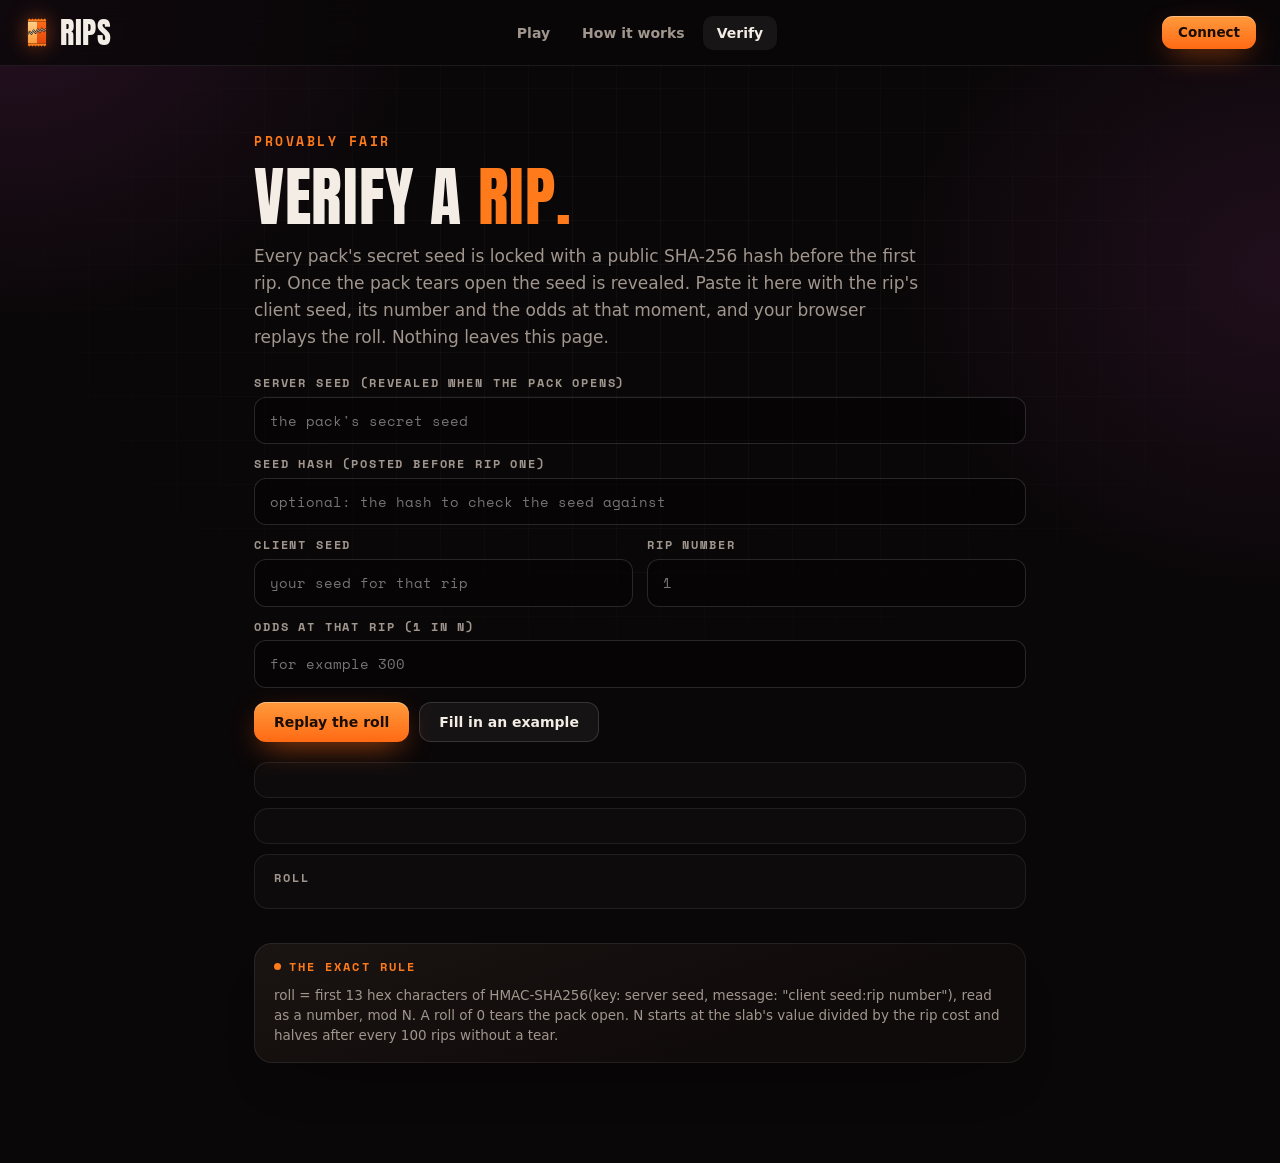
<file: verify.html>
<!doctype html>
<html lang="en">
<head>
<meta charset="utf-8">
<meta name="viewport" content="width=device-width, initial-scale=1, viewport-fit=cover">
<title>RIPS — verify</title>
<meta name="description" content="Replay any RIPS rip in your browser: the seed hash, the HMAC and the roll.">
<meta name="theme-color" content="#0a0708">
<link rel="icon" href="/favicon.ico?v=2" sizes="any">
<link rel="icon" type="image/png" href="/assets/img/favicon-32.png?v=2" sizes="32x32">
<link rel="stylesheet" href="/assets/css/site.css?v=2">
</head>
<body>
<div class="grid-bg" aria-hidden="true"></div>
<header class="bar">
  <a class="brand" href="/" aria-label="RIPS home"><span class="ico" id="ico"></span>RIPS</a>
  <nav class="nav"><a href="/#play" class="keep">Play</a><a href="/#how" class="keep">How it works</a><a href="/verify" class="on keep keep2">Verify</a></nav>
  <div class="barR"><span id="navWallet" class="wwrap"></span></div>
</header>
<main class="vwrap">
  <div class="eyebrow">provably fair</div>
  <h2>Verify a <b>rip.</b></h2>
  <p class="lede" style="margin-bottom:0">Every pack's secret seed is locked with a public SHA-256 hash before the first rip. Once the pack tears open the seed is revealed. Paste it here with the rip's client seed, its number and the odds at that moment, and your browser replays the roll. Nothing leaves this page.</p>
  <form class="vform" id="vf" autocomplete="off">
    <label>Server seed (revealed when the pack opens)<input id="vSeed" placeholder="the pack's secret seed" spellcheck="false"></label>
    <label>Seed hash (posted before rip one)<input id="vHash" placeholder="optional: the hash to check the seed against" spellcheck="false"></label>
    <div class="vrow">
      <label>Client seed<input id="vClient" placeholder="your seed for that rip" spellcheck="false"></label>
      <label>Rip number<input id="vNonce" inputmode="numeric" placeholder="1"></label>
    </div>
    <label>Odds at that rip (1 in N)<input id="vN" inputmode="numeric" placeholder="for example 300"></label>
    <div style="display:flex;gap:10px;flex-wrap:wrap"><button class="btn or" type="submit">Replay the roll</button><button class="btn gh" type="button" id="vEx">Fill in an example</button></div>
  </form>
  <div class="vout" id="vout" hidden>
    <div class="res" id="vHashOut"></div>
    <div class="res" id="vHmac"></div>
    <div class="res"><div class="k">Roll</div><div class="big" id="vRoll"></div><div id="vVerdict" style="margin-top:8px"></div></div>
  </div>
  <div class="pn" style="margin-top:34px">
    <div class="k or">The exact rule</div>
    <p class="sub2">roll = first 13 hex characters of HMAC-SHA256(key: server seed, message: "client seed:rip number"), read as a number, mod N. A roll of 0 tears the pack open. N starts at the slab's value divided by the rip cost and halves after every 100 rips without a tear.</p>
  </div>
</main>
<div class="toast" id="toast" role="status" aria-live="polite"></div>
<script src="/assets/js/config.js?v=1"></script>
<script>
(function () {
  const $ = s => document.querySelector(s), enc = new TextEncoder();
  const hex = b => [...new Uint8Array(b)].map(x => x.toString(16).padStart(2, '0')).join('');
  const sha = async s => hex(await crypto.subtle.digest('SHA-256', enc.encode(s)));
  async function hmac(key, msg) { const k = await crypto.subtle.importKey('raw', enc.encode(key), { name: 'HMAC', hash: 'SHA-256' }, false, ['sign']); return hex(await crypto.subtle.sign('HMAC', k, enc.encode(msg))); }
  const esc = s => String(s).replace(/[&<>"']/g, c => ({ '&': '&amp;', '<': '&lt;', '>': '&gt;', '"': '&quot;', "'": '&#39;' }[c]));
  $('#vf').addEventListener('submit', async e => {
    e.preventDefault();
    const seed = $('#vSeed').value.trim(), want = $('#vHash').value.trim().toLowerCase(), client = $('#vClient').value.trim(), nonce = parseInt($('#vNonce').value || '1', 10), N = parseInt($('#vN').value || '0', 10);
    if (!seed || !client || !(N >= 1) || !(nonce >= 1)) { const t = $('#toast'); t.textContent = 'Fill in the seed, the client seed, the rip number and the odds.'; t.classList.add('on'); setTimeout(() => t.classList.remove('on'), 2600); return; }
    const h = await sha(seed), mac = await hmac(seed, client + ':' + nonce), roll = parseInt(mac.slice(0, 13), 16) % N;
    $('#vHashOut').innerHTML = `<div class="k">SHA-256 of the seed</div><b>${h}</b>${want ? `<div style="margin-top:6px;color:${want === h ? 'var(--ok)' : '#ff6a5a'}">${want === h ? 'Matches the posted hash.' : 'Does not match the posted hash.'}</div>` : ''}`;
    $('#vHmac').innerHTML = `<div class="k">HMAC-SHA256(seed, "${esc(client)}:${nonce}")</div><b>${mac}</b>`;
    $('#vRoll').textContent = roll.toLocaleString('en-US') + ' / ' + N.toLocaleString('en-US'); $('#vRoll').classList.toggle('win', roll === 0);
    $('#vVerdict').innerHTML = roll === 0 ? '<b style="color:var(--ok)">A 0. This rip tears the pack open.</b>' : 'Not a 0, so the pack stays sealed on this rip.';
    $('#vout').hidden = false;
  });
  $('#vEx').onclick = async () => {
    const r = n => hex(crypto.getRandomValues(new Uint8Array(n)));
    const seed = r(32); $('#vSeed').value = seed; $('#vHash').value = await sha(seed); $('#vClient').value = r(8); $('#vNonce').value = String(1 + Math.floor(Math.random() * 200)); $('#vN').value = '300';
    $('#vf').requestSubmit();
  };
})();
</script>
<script src="/assets/js/wallet.js?v=1"></script>
<script>
(function () { // the small pack mark in the bar
  const z = 'M20,156 L44,128 L58,146 L74,118 L90,140 L106,110 L122,134 L138,104 L154,126 L180,96';
  const t = (y, up) => { let d = ''; for (let i = 0; i <= 12; i++) d += 'L' + (30 + i * 140 / 12).toFixed(1) + ',' + (i % 2 ? (up ? y - 9 : y + 9) : y) + ' '; return d; };
  document.getElementById('ico').innerHTML = '<svg viewBox="0 0 200 270"><defs><linearGradient id="a" x1="0" y1="0" x2="0" y2="1"><stop offset="0" stop-color="#ffd08a"/><stop offset="1" stop-color="#ff9a3c"/></linearGradient><linearGradient id="b" x1="0" y1="0" x2="0" y2="1"><stop offset="0" stop-color="#ff6a1a"/><stop offset="1" stop-color="#e2480c"/></linearGradient><clipPath id="c"><rect x="30" y="52" width="140" height="166"/></clipPath></defs><path d="M30,36 ' + t(36, true) + ' L170,36 L170,50 L30,50 Z" fill="#ff7a1a"/><path d="M30,220 L170,220 L170,234 ' + t(234, false).trim().split(' ').reverse().join(' ') + ' L30,234 Z" fill="#ff7a1a"/><path d="M30,52 L100,52 L100,218 L30,218 Z" fill="url(#a)"/><path d="M100,52 L170,52 L170,218 L100,218 Z" fill="url(#b)"/><g clip-path="url(#c)"><path d="' + z + '" fill="none" stroke="#1a0c08" stroke-width="13" stroke-linejoin="round"/><path d="' + z + '" fill="none" stroke="#fff3dc" stroke-width="5" stroke-linejoin="round"/></g></svg>';
})();
</script>
</body>
</html>
</file>
<file: assets/css/site.css>
@font-face { font-family: 'Anton'; src: url('/assets/fonts/anton.woff2') format('woff2'); font-display: swap; }
@font-face { font-family: 'Mono'; src: url('/assets/fonts/mono.woff2') format('woff2'); font-weight: 400; font-display: swap; }
@font-face { font-family: 'Mono'; src: url('/assets/fonts/mono-bold.woff2') format('woff2'); font-weight: 700; font-display: swap; }
:root {
  --bg: #0a0708; --p1: #1a1412; --p2: #0f0b0a; --line: rgba(255, 255, 255, .08); --line2: rgba(255, 255, 255, .14);
  --text: #f3ede6; --mute: #a0968d; --mute2: #6f665f; --or: #ff7a1a; --or2: #ff5a1f; --gold: #ffc24a; --purp: #b58cff; --ok: #39d98a;
  --disp: 'Anton', Impact, 'Arial Narrow', sans-serif; --mono: 'Mono', ui-monospace, Menlo, monospace; --sans: system-ui, -apple-system, 'Segoe UI', Roboto, sans-serif;
  --ease: cubic-bezier(.2, .8, .2, 1); --spring: cubic-bezier(.34, 1.5, .64, 1); --r: 18px;
}
* { box-sizing: border-box; }
html { background: var(--bg); overflow-x: hidden; scroll-behavior: smooth; }
body { margin: 0; color: var(--text); font: 400 16px/1.6 var(--sans); overflow-x: clip; -webkit-font-smoothing: antialiased;
  background: radial-gradient(55% 60% at 0% 0%, rgba(74, 28, 66, .45), transparent 60%), radial-gradient(50% 60% at 100% 30%, rgba(74, 28, 66, .35), transparent 60%), var(--bg); background-attachment: fixed; }
a { color: inherit; }
img { display: block; max-width: 100%; }
button { font: inherit; }
::selection { background: var(--or); color: #120b07; }
.grid-bg { position: fixed; inset: 0; z-index: 0; pointer-events: none; background-image: linear-gradient(rgba(255, 255, 255, .03) 1px, transparent 1px), linear-gradient(90deg, rgba(255, 255, 255, .03) 1px, transparent 1px); background-size: 44px 44px;
  mask-image: radial-gradient(ellipse 70% 60% at 50% 35%, #000 25%, transparent 80%); -webkit-mask-image: radial-gradient(ellipse 70% 60% at 50% 35%, #000 25%, transparent 80%); }
.embers { position: fixed; inset: 0; z-index: 0; pointer-events: none; }
.embers i { position: absolute; bottom: -10px; width: var(--s); height: var(--s); border-radius: 50%; background: #ffb46a; box-shadow: 0 0 6px 1px rgba(255, 120, 40, .7); opacity: 0; animation: ember var(--d) linear infinite; animation-delay: var(--dl); }
@keyframes ember { 0% { transform: translate(0, 0); opacity: 0; } 10% { opacity: var(--o); } 90% { opacity: var(--o); } 100% { transform: translate(var(--x), -100vh); opacity: 0; } }
.bar, main, .ticker { position: relative; z-index: 2; }

/* ---------- top bar ---------- */
.bar { position: sticky; top: 0; z-index: 40; display: grid; grid-template-columns: 1fr auto 1fr; align-items: center; height: 66px; padding: 0 24px; background: rgba(10, 7, 8, .78); backdrop-filter: blur(14px); -webkit-backdrop-filter: blur(14px); border-bottom: 1px solid var(--line); }
.brand { display: inline-flex; align-items: center; gap: 10px; text-decoration: none; font: 400 30px/1 var(--disp); letter-spacing: .02em; justify-self: start; }
.brand .ico { width: 26px; height: 35px; filter: drop-shadow(0 0 10px rgba(255, 110, 30, .5)); }
.brand .ico svg { width: 100%; height: 100%; display: block; }
.nav { display: flex; gap: 4px; }
.nav a { text-decoration: none; font: 600 14px/1 var(--sans); color: var(--mute); padding: 10px 14px; border-radius: 10px; transition: color .2s, background .2s; }
.nav a:hover { color: var(--text); }
.nav a.on { color: var(--text); background: rgba(255, 255, 255, .06); }
.barR { justify-self: end; display: flex; gap: 10px; align-items: center; }
.btn { display: inline-flex; align-items: center; justify-content: center; gap: 8px; border: 0; border-radius: 12px; padding: 13px 20px; font: 700 14px/1 var(--sans); cursor: pointer; text-decoration: none; white-space: nowrap; transition: transform .3s var(--spring), box-shadow .3s, background .2s, filter .2s; }
.btn.or { background: linear-gradient(180deg, #ff9a3c, #ff6a14); color: #1a0d05; box-shadow: 0 10px 30px -10px rgba(255, 106, 20, .8), inset 0 1px 0 rgba(255, 255, 255, .35); }
.btn.or:hover { transform: translateY(-2px); filter: brightness(1.06); }
.btn.gh { background: rgba(255, 255, 255, .05); color: var(--text); box-shadow: inset 0 0 0 1px var(--line2); }
.btn.gh:hover { background: rgba(255, 255, 255, .09); }
.btn.sm { padding: 10px 16px; font-size: 13.5px; border-radius: 11px; }
.btn[disabled] { opacity: .55; pointer-events: none; }

/* ---------- live tape ---------- */
.ticker { display: flex; align-items: center; height: 44px; border-bottom: 1px solid var(--line); background: rgba(10, 7, 8, .6); overflow: hidden; }
.ticker .live { flex: none; display: inline-flex; align-items: center; gap: 8px; padding: 0 18px; height: 100%; font: 700 12px/1 var(--mono); letter-spacing: .18em; color: #ff5a4a; border-right: 1px solid var(--line); }
.ticker .live i { width: 8px; height: 8px; border-radius: 50%; background: #ff3b30; box-shadow: 0 0 0 0 rgba(255, 59, 48, .6); animation: ping 1.6s infinite; }
@keyframes ping { 0% { box-shadow: 0 0 0 0 rgba(255, 59, 48, .55); } 80%, 100% { box-shadow: 0 0 0 9px rgba(255, 59, 48, 0); } }
.tk { flex: 1; overflow: hidden; mask-image: linear-gradient(90deg, transparent, #000 4%, #000 96%, transparent); -webkit-mask-image: linear-gradient(90deg, transparent, #000 4%, #000 96%, transparent); }
.track { display: flex; width: max-content; animation: marquee 60s linear infinite; }
.track span { display: inline-flex; align-items: center; gap: 10px; margin-right: 12px; padding: 6px 12px; border-radius: 9px; background: rgba(255, 255, 255, .04); box-shadow: inset 0 0 0 1px var(--line); font: 700 12.5px/1 var(--mono); color: var(--text); white-space: nowrap; }
.track span em { font-style: normal; color: var(--mute); font-weight: 400; }
.track span b { color: var(--gold); }
.track img { width: 16px; height: 22px; object-fit: contain; }
@keyframes marquee { to { transform: translateX(-50%); } }

/* ---------- the table: odds left, pack centre, shelf right ---------- */
.play { display: grid; grid-template-columns: 310px minmax(0, 1fr) 350px; gap: 22px; max-width: 1400px; margin: 0 auto; padding: 26px 24px 40px; min-height: calc(100vh - 110px); align-items: start; }
.col { display: grid; gap: 16px; }
.pn { border-radius: var(--r); background: linear-gradient(160deg, var(--p1), var(--p2) 70%); box-shadow: inset 0 0 0 1px var(--line), 0 30px 60px -40px rgba(0, 0, 0, .9); padding: 18px 20px; }
.k { font: 700 11.5px/1 var(--mono); letter-spacing: .18em; text-transform: uppercase; color: var(--mute); }
.k.or { color: var(--or); display: flex; align-items: center; gap: 8px; }
.k.or::before { content: ''; width: 7px; height: 7px; border-radius: 50%; background: currentColor; }
.odds { display: flex; align-items: baseline; gap: 10px; margin-top: 12px; font: 400 64px/1 var(--disp); letter-spacing: .01em; }
.odds small { font: 400 22px/1 var(--disp); color: var(--mute); }
.odds b { font-weight: 400; color: var(--or); }
.sub2 { color: var(--mute); font-size: 13.5px; margin: 12px 0 0; line-height: 1.5; }
.two { display: grid; grid-template-columns: 1fr 1fr; gap: 12px; margin-top: 16px; }
.two .v { font: 400 30px/1 var(--disp); margin-top: 8px; }
.meter { height: 7px; border-radius: 4px; background: rgba(255, 255, 255, .08); margin-top: 14px; overflow: hidden; }
.meter i { display: block; height: 100%; width: 0; border-radius: inherit; background: linear-gradient(90deg, var(--or2), var(--gold)); transition: width 1s var(--ease); }
.seed { margin-top: 12px; padding: 12px; border-radius: 12px; background: rgba(0, 0, 0, .35); box-shadow: inset 0 0 0 1px var(--line); font: 400 12px/1.6 var(--mono); color: #d9d0c7; }
.seed.hash { word-break: break-all; }
.lnk { display: inline-flex; align-items: center; gap: 6px; margin-top: 4px; padding: 10px 0; color: var(--or); text-decoration: none; font: 700 14px/1 var(--sans); }
.lnk:hover { text-decoration: underline; }

/* centre stage */
.stage { position: relative; min-height: 600px; display: grid; place-items: center; }
.stage .glow { position: absolute; left: 50%; top: 44%; width: 560px; height: 560px; transform: translate(-50%, -50%); border-radius: 50%; background: radial-gradient(circle, rgba(255, 110, 30, .42), rgba(255, 90, 20, .12) 40%, transparent 68%); pointer-events: none; transition: transform .6s var(--ease), opacity .6s; }
.stage .lines { position: absolute; inset: -40px; pointer-events: none; opacity: .9; }
.stage .lines path { fill: none; stroke: #2b2124; stroke-width: 1.5; }
.pedestal { position: absolute; left: 50%; bottom: 70px; width: 380px; height: 74px; transform: translateX(-50%); border-radius: 50%; background: radial-gradient(ellipse at 50% 30%, #2a1f1b, #120d0b 70%); box-shadow: 0 -2px 0 rgba(255, 140, 60, .55), 0 18px 40px rgba(0, 0, 0, .8), 0 0 60px -6px rgba(255, 110, 30, .45); }
.pedestal::after { content: ''; position: absolute; left: 10%; right: 10%; top: 36px; height: 120px; border-radius: 0 0 40% 40%; background: linear-gradient(180deg, #17110f, transparent); z-index: -1; }
.pack { position: relative; z-index: 3; width: 250px; height: 338px; margin-top: -40px; animation: hover 5s ease-in-out infinite; filter: drop-shadow(0 0 34px rgba(255, 110, 30, .5)) drop-shadow(0 24px 30px rgba(0, 0, 0, .7)); }
.pack svg { width: 100%; height: 100%; overflow: visible; display: block; }
@keyframes hover { 0%, 100% { transform: translateY(0) rotate(-1deg); } 50% { transform: translateY(-12px) rotate(1deg); } }
.pk-top, .pk-bot { transition: transform .7s var(--spring), opacity .6s; transform-box: fill-box; transform-origin: 50% 100%; }
.stage.shake .pack { animation: shake .55s linear; }
@keyframes shake { 0%, 100% { transform: translate(0, 0) rotate(0); } 15% { transform: translate(-5px, 2px) rotate(-3deg); } 30% { transform: translate(6px, -2px) rotate(3deg); } 45% { transform: translate(-6px, 1px) rotate(-2deg); } 60% { transform: translate(5px, -1px) rotate(2deg); } 75% { transform: translate(-3px, 1px) rotate(-1deg); } }
.stage.torn .pk-top { transform: translate(40px, -150px) rotate(24deg); opacity: 0; transition: transform .9s var(--ease), opacity .9s .2s; }
.stage.torn .glow { transform: translate(-50%, -50%) scale(1.25); }
.flash { position: absolute; left: 50%; top: 40%; width: 20px; height: 20px; border-radius: 50%; transform: translate(-50%, -50%) scale(0); background: radial-gradient(circle, #fff6dc, rgba(255, 190, 90, .6) 40%, transparent 70%); z-index: 4; pointer-events: none; }
.stage.torn .flash { animation: flash .9s var(--ease); }
@keyframes flash { 0% { transform: translate(-50%, -50%) scale(0); opacity: 1; } 100% { transform: translate(-50%, -50%) scale(40); opacity: 0; } }
.pull { position: absolute; left: 50%; top: 42%; z-index: 5; width: 230px; transform: translate(-50%, 30%) scale(.6); opacity: 0; pointer-events: none; transition: transform .8s var(--spring) .25s, opacity .4s .25s; }
.stage.torn .pull { transform: translate(-50%, -62%) scale(1); opacity: 1; pointer-events: auto; }
.pull .ph { position: relative; aspect-ratio: 3 / 5; border-radius: 14px; background: radial-gradient(70% 55% at 50% 40%, rgba(255, 190, 90, .25), transparent 70%), #140e0c; box-shadow: inset 0 0 0 1px rgba(255, 200, 120, .4), 0 30px 60px -20px rgba(0, 0, 0, .9), 0 0 50px -10px rgba(255, 150, 60, .6); overflow: hidden; }
.pull .ph img { position: absolute; inset: 0; width: 100%; height: 100%; object-fit: contain; padding: 8%; }
.pull .cap { margin-top: 12px; text-align: center; }
.pull .cap .nm { font: 400 24px/1.1 var(--disp); }
.pull .cap .mt { font: 700 11.5px/1.4 var(--mono); letter-spacing: .12em; color: var(--mute); margin-top: 6px; text-transform: uppercase; }
.stage .ctl { position: absolute; left: 0; right: 0; bottom: 0; z-index: 6; display: grid; justify-items: center; gap: 10px; }
.stage .ctl .note { font: 400 12px/1.4 var(--mono); letter-spacing: .08em; color: var(--mute2); text-align: center; }

/* the shelf panel */
.shelf .top { display: flex; justify-content: space-between; align-items: center; }
.shelf .val { margin-top: 10px; font: 400 64px/1 var(--disp); color: var(--or); letter-spacing: .01em; }
.shelf .val small { font: 400 20px/1 var(--disp); color: var(--mute); margin-left: 6px; }
.shelf .name { font: 600 17px/1.35 var(--sans); margin-top: 6px; min-height: 2.7em; }
.shelf .pic { display: flex; gap: 14px; margin-top: 14px; }
.shelf .pic .im { position: relative; flex: none; width: 112px; aspect-ratio: 3 / 5; border-radius: 12px; overflow: hidden; background: rgba(255, 255, 255, .03); box-shadow: inset 0 0 0 1px var(--line); }
.shelf .pic .im img { position: absolute; inset: 0; width: 100%; height: 100%; object-fit: contain; padding: 6%; opacity: 0; transition: opacity .4s; }
.shelf .pic .im img.ld { opacity: 1; }
.tbl { flex: 1; display: grid; align-content: start; }
.tbl div { display: flex; justify-content: space-between; gap: 10px; padding: 9px 0; border-bottom: 1px solid var(--line); font: 700 12px/1.2 var(--mono); letter-spacing: .1em; color: var(--mute); }
.tbl div b { color: var(--text); text-align: right; font-weight: 700; letter-spacing: .04em; }
.arrows { display: flex; gap: 6px; }
.arrows button { width: 40px; height: 40px; border-radius: 10px; border: 0; background: rgba(255, 255, 255, .06); color: var(--text); cursor: pointer; font-size: 16px; }
.arrows button:hover { background: rgba(255, 255, 255, .12); }
.cta { width: 100%; padding: 18px; font: 400 22px/1 var(--disp); letter-spacing: .06em; border-radius: 14px; }
.burn .bv { font: 400 30px/1 var(--disp); margin-top: 10px; white-space: nowrap; }
.burn .bv small { font: 700 12px/1 var(--mono); color: var(--or); margin-left: 6px; letter-spacing: .1em; }

/* ---------- sections ---------- */
section.band { max-width: 1240px; margin: 0 auto; padding: 90px 24px; border-top: 1px solid var(--line); }
.eyebrow { font: 700 12.5px/1 var(--mono); letter-spacing: .2em; text-transform: uppercase; color: var(--or); margin-bottom: 16px; }
h2 { font: 400 clamp(38px, 5vw, 64px)/1 var(--disp); letter-spacing: .01em; margin: 0 0 14px; text-transform: uppercase; }
h2 b { font-weight: 400; color: var(--or); }
.lede { color: var(--mute); font-size: 17px; max-width: 62ch; margin: 0 0 40px; }
.steps { display: grid; grid-template-columns: repeat(3, minmax(0, 1fr)); gap: 16px; }
.step { position: relative; padding: 26px 24px; border-radius: var(--r); background: linear-gradient(160deg, var(--p1), var(--p2) 70%); box-shadow: inset 0 0 0 1px var(--line); overflow: hidden; transition: transform .4s var(--spring), box-shadow .3s; }
.step:hover { transform: translateY(-5px); box-shadow: inset 0 0 0 1px rgba(255, 122, 26, .35); }
.step .n { font: 400 54px/1 var(--disp); color: rgba(255, 122, 26, .9); }
.step h3 { font: 400 28px/1.1 var(--disp); letter-spacing: .02em; margin: 18px 0 10px; text-transform: uppercase; }
.step p { margin: 0; color: var(--mute); font-size: 15px; }
.rules { display: grid; grid-template-columns: repeat(4, minmax(0, 1fr)); gap: 0; margin-top: 18px; border-radius: var(--r); box-shadow: inset 0 0 0 1px var(--line); overflow: hidden; }
.rules > div { padding: 20px; box-shadow: 1px 0 0 var(--line); }
.rules .v { font: 400 30px/1.1 var(--disp); margin-top: 10px; }
.rules .v.or { color: var(--or); }

/* market grid */
.mhead { display: flex; justify-content: space-between; align-items: flex-end; gap: 16px; flex-wrap: wrap; margin-bottom: 26px; }
.mhead .lede { margin: 0; }
.chip { display: inline-flex; align-items: center; gap: 8px; font: 700 11.5px/1 var(--mono); letter-spacing: .14em; text-transform: uppercase; padding: 9px 13px; border-radius: 999px; background: rgba(255, 255, 255, .05); box-shadow: inset 0 0 0 1px var(--line); color: var(--mute); }
.chip i { width: 7px; height: 7px; border-radius: 50%; background: var(--or); }
.chip.live { color: var(--ok); } .chip.live i { background: var(--ok); }
.tabs { position: relative; display: inline-flex; gap: 2px; padding: 5px; margin-bottom: 24px; border-radius: 13px; background: rgba(255, 255, 255, .04); box-shadow: inset 0 0 0 1px var(--line); max-width: 100%; }
.tabs button { position: relative; z-index: 1; border: 0; background: none; color: var(--mute); font: 700 14px/1 var(--sans); padding: 12px 18px; border-radius: 10px; cursor: pointer; white-space: nowrap; transition: color .3s; }
.tabs button.on { color: #1a0d05; }
.tab-ind { position: absolute; z-index: 0; left: 0; top: 5px; bottom: 5px; width: 0; border-radius: 10px; background: linear-gradient(180deg, #ff9a3c, #ff6a14); transition: transform .45s var(--spring), width .45s var(--spring); }
.mgrid { display: grid; grid-template-columns: repeat(6, minmax(0, 1fr)); gap: 14px; }
.mgrid.empty { display: block; }
.mc { display: flex; flex-direction: column; min-width: 0; border-radius: 16px; overflow: hidden; text-decoration: none; background: linear-gradient(160deg, var(--p1), var(--p2) 70%); box-shadow: inset 0 0 0 1px var(--line); opacity: 0; transform: translateY(16px); transition: opacity .55s var(--ease), transform .55s var(--ease), box-shadow .3s; }
.mc.shown { opacity: 1; transform: none; transition-delay: var(--d, 0s), var(--d, 0s), 0s; }
.mc.shown:hover { transform: translateY(-5px); box-shadow: inset 0 0 0 1px rgba(255, 122, 26, .45); transition-delay: 0s; }
.mimg { position: relative; aspect-ratio: 3 / 4; background: radial-gradient(70% 55% at 50% 42%, rgba(255, 140, 60, .1), transparent 70%), rgba(255, 255, 255, .02); overflow: hidden; }
.mimg img { position: absolute; inset: 0; width: 100%; height: 100%; object-fit: contain; padding: 9% 9% 7%; opacity: 0; transition: opacity .5s, transform .6s var(--ease); filter: drop-shadow(0 12px 16px rgba(0, 0, 0, .55)); }
.mimg img.ld { opacity: 1; }
.mc:hover .mimg img.ld { transform: scale(1.05); }
.mimg .noimg { position: absolute; inset: 0; display: grid; place-items: center; font: 700 10.5px/1 var(--mono); letter-spacing: .14em; color: var(--mute2); }
.grade, .mval { position: absolute; top: 8px; z-index: 2; padding: 6px 8px; border-radius: 8px; font: 700 10.5px/1 var(--mono); letter-spacing: .08em; white-space: nowrap; }
.grade { left: 8px; background: rgba(10, 7, 8, .85); box-shadow: inset 0 0 0 1px var(--line2); color: var(--text); }
.grade.g10 { background: var(--gold); color: #1a1205; box-shadow: none; }
.mval { right: 8px; background: rgba(57, 217, 138, .16); color: var(--ok); box-shadow: inset 0 0 0 1px rgba(57, 217, 138, .45); }
.mbody { display: flex; flex-direction: column; gap: 6px; flex: 1; padding: 12px 14px 14px; color: var(--text); }
.mname { font: 600 13.5px/1.35 var(--sans); display: -webkit-box; -webkit-line-clamp: 2; -webkit-box-orient: vertical; overflow: hidden; min-height: 2.7em; }
.mmeta { font: 700 10.5px/1.2 var(--mono); letter-spacing: .08em; text-transform: uppercase; color: var(--mute2); white-space: nowrap; overflow: hidden; text-overflow: ellipsis; }
.mprice { display: flex; justify-content: space-between; align-items: baseline; gap: 8px; margin-top: auto; padding-top: 10px; border-top: 1px solid var(--line); }
.mprice b { font: 400 19px/1 var(--disp); letter-spacing: .02em; white-space: nowrap; }
.mprice span { min-width: 0; font: 400 11px/1 var(--mono); color: var(--mute); white-space: nowrap; overflow: hidden; text-overflow: ellipsis; }
.mc.sk { pointer-events: none; }
.mc.sk .mimg, .skl { background: linear-gradient(100deg, rgba(255, 255, 255, .04) 30%, rgba(255, 255, 255, .09) 50%, rgba(255, 255, 255, .04) 70%); background-size: 250% 100%; animation: shimmer 1.4s linear infinite; }
.skl { display: block; height: 11px; border-radius: 6px; }
@keyframes shimmer { from { background-position: 120% 0; } to { background-position: -120% 0; } }
.mempty { display: grid; justify-items: center; gap: 14px; padding: 44px 24px; border-radius: var(--r); text-align: center; color: var(--mute); box-shadow: inset 0 0 0 1px var(--line); }
.mempty p { margin: 0; }
.mfine { display: flex; justify-content: space-between; gap: 10px 20px; flex-wrap: wrap; margin-top: 20px; color: var(--mute2); font-size: 13.5px; }
.mfine a { color: var(--or); text-decoration: none; white-space: nowrap; }

/* faq */
.faq { display: grid; gap: 10px; max-width: 880px; }
.faq details { border-radius: 16px; background: linear-gradient(160deg, var(--p1), var(--p2) 70%); box-shadow: inset 0 0 0 1px var(--line); }
.faq details[open] { box-shadow: inset 0 0 0 1px rgba(255, 122, 26, .35); }
.faq summary { list-style: none; cursor: pointer; padding: 20px 22px; font: 600 16px/1.4 var(--sans); display: flex; justify-content: space-between; gap: 14px; }
.faq summary::-webkit-details-marker { display: none; }
.faq summary::after { content: '+'; font: 400 24px/1 var(--disp); color: var(--or); transition: transform .3s var(--spring); }
.faq details[open] summary::after { transform: rotate(45deg); }
.faq details > div { padding: 0 22px 20px; color: var(--mute); }

/* verify page */
.vwrap { max-width: 820px; margin: 0 auto; padding: 70px 24px 100px; }
.vform { display: grid; gap: 14px; margin-top: 26px; }
.vform label { display: grid; gap: 8px; font: 700 11.5px/1 var(--mono); letter-spacing: .16em; color: var(--mute); text-transform: uppercase; }
.vform input { width: 100%; padding: 14px 16px; border-radius: 12px; border: 0; background: rgba(0, 0, 0, .4); box-shadow: inset 0 0 0 1px var(--line2); color: var(--text); font: 400 14px/1.4 var(--mono); outline: none; }
.vform input:focus { box-shadow: inset 0 0 0 1px var(--or); }
.vrow { display: grid; grid-template-columns: 1fr 1fr; gap: 14px; }
.vout { margin-top: 20px; display: grid; gap: 10px; }
.vout .res { padding: 18px 20px; border-radius: 14px; box-shadow: inset 0 0 0 1px var(--line); background: rgba(255, 255, 255, .02); font: 400 13px/1.7 var(--mono); color: #d9d0c7; word-break: break-all; }
.vout .res b { color: var(--text); }
.vout .big { font: 400 46px/1 var(--disp); color: var(--or); }
.vout .big.win { color: var(--ok); }

/* wallet */
.wwrap { position: relative; }
.wbtn { padding: 11px 18px; }
.wbtn.on { background: rgba(255, 255, 255, .06); color: var(--text); box-shadow: inset 0 0 0 1px var(--line2); font: 700 13px/1 var(--mono); letter-spacing: .04em; }
.wdot { width: 8px; height: 8px; border-radius: 50%; background: var(--ok); }
.wmodal { position: fixed; inset: 0; z-index: 80; display: grid; place-items: center; padding: 20px; background: rgba(4, 3, 3, .6); backdrop-filter: blur(6px); -webkit-backdrop-filter: blur(6px); opacity: 0; transition: opacity .25s; }
.wmodal.on { opacity: 1; }
.wcard { width: min(400px, 100%); padding: 22px; border-radius: 22px; background: #15100f; box-shadow: inset 0 0 0 1px var(--line2), 0 40px 80px -30px rgba(0, 0, 0, .9); transform: translateY(14px) scale(.97); transition: transform .4s var(--spring); }
.wmodal.on .wcard { transform: none; }
.whead { display: flex; justify-content: space-between; align-items: center; margin-bottom: 14px; font-size: 18px; }
.wx { border: 0; background: rgba(255, 255, 255, .06); color: var(--text); width: 34px; height: 34px; border-radius: 50%; font-size: 20px; cursor: pointer; }
.wlist { display: grid; gap: 8px; }
.wrow { display: grid; grid-template-columns: 40px 1fr auto; align-items: center; gap: 12px; padding: 12px 14px; border: 0; border-radius: 14px; background: rgba(255, 255, 255, .04); color: var(--text); font: 600 15px/1 var(--sans); text-align: left; cursor: pointer; box-shadow: inset 0 0 0 1px var(--line); }
.wrow:hover { background: rgba(255, 122, 26, .1); }
.wlogo { width: 40px; height: 40px; border-radius: 12px; display: grid; place-items: center; background: var(--c); color: #fff; font: 700 18px/1 var(--sans); }
.wlogo.sm { width: 34px; height: 34px; font-size: 15px; border-radius: 10px; }
.ws { font: 700 11px/1 var(--mono); letter-spacing: .08em; text-transform: uppercase; color: var(--mute); }
.wfine { margin: 14px 2px 0; color: var(--mute2); font-size: 12.5px; line-height: 1.5; }
.wmenu { position: absolute; right: 0; top: calc(100% + 10px); width: 260px; padding: 14px; border-radius: 18px; background: #15100f; box-shadow: inset 0 0 0 1px var(--line2), 0 30px 60px -20px rgba(0, 0, 0, .85); opacity: 0; transform: translateY(-6px); transition: opacity .2s, transform .3s var(--spring); z-index: 60; }
.wmenu.on { opacity: 1; transform: none; }
.wm-h { display: flex; gap: 10px; align-items: center; padding-bottom: 12px; border-bottom: 1px solid var(--line); margin-bottom: 8px; }
.wm-n { font-weight: 700; } .wm-a { font: 400 12px/1.2 var(--mono); color: var(--mute); }
.wm-row { display: flex; justify-content: space-between; padding: 8px 2px; font-size: 14px; color: var(--mute); } .wm-row b { color: var(--text); }
.wm-act { display: grid; gap: 6px; margin-top: 10px; }
.wm-act button, .wm-act a { border: 0; padding: 10px 12px; border-radius: 10px; background: rgba(255, 255, 255, .05); color: var(--text); font: 600 13px/1 var(--sans); text-align: left; text-decoration: none; cursor: pointer; }
.wm-act .off { color: #ff8a8a; }
.toast { position: fixed; left: 50%; bottom: 26px; transform: translate(-50%, 30px); opacity: 0; padding: 14px 20px; border-radius: 12px; background: linear-gradient(180deg, #ff9a3c, #ff6a14); color: #1a0d05; font: 700 14px/1.2 var(--sans); z-index: 90; transition: transform .4s var(--spring), opacity .3s; pointer-events: none; max-width: calc(100% - 32px); text-align: center; }
.toast.on { transform: translate(-50%, 0); opacity: 1; }
.rv { opacity: 0; transform: translateY(24px); transition: opacity .8s var(--ease), transform .8s var(--ease); transition-delay: var(--d, 0s); }
.rv.vis { opacity: 1; transform: none; }
.sr { position: absolute; width: 1px; height: 1px; overflow: hidden; clip: rect(0 0 0 0); }

@media (max-width: 1180px) {
  .play { grid-template-columns: minmax(0, 1fr) 340px; }
  .play .left { grid-column: 1 / -1; grid-row: 2; grid-template-columns: repeat(3, minmax(0, 1fr)); }
  .mgrid { grid-template-columns: repeat(4, minmax(0, 1fr)); }
  .mgrid .mc:nth-child(n+17) { display: none; }
}
@media (max-width: 860px) {
  .bar { grid-template-columns: auto 1fr auto; padding: 0 16px; }
  .nav { justify-self: center; } .nav a { padding: 10px 9px; font-size: 13.5px; }
  .nav a.hide-sm { display: none; }
  .play { grid-template-columns: minmax(0, 1fr); padding: 16px 16px 30px; }
  .play .left { grid-row: auto; grid-template-columns: minmax(0, 1fr); }
  .play > .stage { order: 1; } .play > .right { order: 2; } .play > .left { order: 3; }
  .stage { min-height: 520px; }
  .steps { grid-template-columns: minmax(0, 1fr); }
  .rules { grid-template-columns: repeat(2, minmax(0, 1fr)); }
  .rules > div { box-shadow: 1px 0 0 var(--line), 0 1px 0 var(--line); }
  section.band { padding: 70px 16px; }
}
@media (max-width: 640px) {
  .brand { font-size: 26px; } .brand .ico { width: 22px; height: 30px; }
  .nav a:not(.keep2) { display: none; }
  .bar { grid-template-columns: 1fr auto auto; gap: 8px; }
  .stage { min-height: 480px; }
  .pack { width: 200px; height: 270px; }
  .pedestal { width: 300px; height: 60px; bottom: 76px; }
  .stage .glow { width: 420px; height: 420px; }
  .pull { width: 190px; }
  .odds { font-size: 54px; } .shelf .val { font-size: 54px; }
  .tabs { display: flex; width: 100%; } .tabs button { flex: 1; padding: 15px 6px; font-size: 13px; }
  .mgrid { grid-template-columns: none; grid-template-rows: repeat(2, auto); grid-auto-flow: column; grid-auto-columns: 46%; gap: 12px; overflow-x: auto; scroll-snap-type: x mandatory; scrollbar-width: none; margin: 0 -16px; padding: 2px 16px 10px; }
  .mgrid::-webkit-scrollbar { display: none; }
  .mgrid .mc:nth-child(n+17) { display: flex; }
  .mgrid.empty { margin: 0; padding: 0; }
  .mc { scroll-snap-align: start; }
  .vrow { grid-template-columns: minmax(0, 1fr); }
}
@media (prefers-reduced-motion: reduce) {
  *, *::before, *::after { animation-duration: .001s !important; animation-iteration-count: 1 !important; transition-duration: .001s !important; scroll-behavior: auto !important; }
  .rv { opacity: 1; transform: none; }
}

/* ---------- v2: interaction layer ---------- */
.cglow { position: fixed; left: 0; top: 0; width: 640px; height: 640px; margin: -320px 0 0 -320px; border-radius: 50%; z-index: 1; pointer-events: none; background: radial-gradient(circle, rgba(255, 110, 30, .1), rgba(255, 90, 20, .04) 40%, transparent 70%); will-change: transform; }
/* entrance */
.play > * { animation: rise .9s var(--ease) backwards; }
.play > .stage { animation-delay: .05s; } .play > .left { animation-delay: .18s; } .play > .right { animation-delay: .28s; }
@keyframes rise { from { opacity: 0; transform: translateY(26px); } }
.tilt { animation: drop 1.1s var(--spring) .2s backwards; }
@keyframes drop { from { opacity: 0; transform: translateY(-120px) rotate(-8deg) scale(.9); } }
.pedestal { animation: ped 1s var(--ease) backwards; }
@keyframes ped { from { opacity: 0; transform: translateX(-50%) scaleX(.6); } }
/* the pack tilts toward the pointer, a foil sheen follows it */
.pack { touch-action: pan-y; cursor: grab; }
.pack.drag { cursor: grabbing; }
.tilt { position: relative; width: 100%; height: 100%; transform: perspective(900px) rotateX(var(--rx, 0deg)) rotateY(var(--ry, 0deg)); transition: transform .5s var(--ease); transform-style: preserve-3d; }
.pack.live .tilt { transition: transform .08s linear; }
.tilt > div { width: 100%; height: 100%; }
.sheen { position: absolute; left: 15%; right: 15%; top: 19.3%; bottom: 19.3%; pointer-events: none; mix-blend-mode: overlay; opacity: .85;
  background: linear-gradient(105deg, transparent calc(var(--sx, 30%) - 18%), rgba(255, 255, 255, .75) var(--sx, 30%), transparent calc(var(--sx, 30%) + 18%)); transition: opacity .4s; }
.stage.torn .sheen { opacity: 0; }
.swipe { position: absolute; left: 50%; top: 47%; transform: translate(-50%, -50%); display: grid; justify-items: center; gap: 8px; pointer-events: none; opacity: 0; transition: opacity .4s; }
.swipe span { font: 700 11px/1 var(--mono); letter-spacing: .16em; text-transform: uppercase; color: #1a0c08; background: rgba(255, 243, 220, .92); padding: 7px 10px; border-radius: 8px; white-space: nowrap; }
.swipe i { width: 130px; height: 3px; border-radius: 2px; background: linear-gradient(90deg, transparent, #fff3dc, transparent); background-size: 200% 100%; animation: swipe 1.4s linear infinite; }
@keyframes swipe { from { background-position: 150% 0; } to { background-position: -50% 0; } }
.stage:not(.torn) .pack:hover .swipe { opacity: 1; }
.stage.torn .swipe { display: none; }
/* tear burst */
.burst { position: absolute; left: 50%; top: 38%; width: 0; height: 0; z-index: 7; pointer-events: none; }
.burst i { position: absolute; left: 0; top: 0; border-radius: 2px; }
/* session tray */
.tray { display: grid; gap: 8px; justify-items: center; margin-top: 4px; }
.tray-h { display: flex; gap: 10px; align-items: baseline; font: 700 11px/1 var(--mono); letter-spacing: .16em; text-transform: uppercase; color: var(--mute); }
.tray-h em { font-style: normal; font-weight: 400; color: var(--mute2); letter-spacing: .08em; text-transform: none; }
.slots { display: flex; gap: 8px; }
.slots i, .slots a { position: relative; width: 44px; height: 66px; border-radius: 8px; border: 1.5px dashed rgba(255, 255, 255, .14); background: rgba(0, 0, 0, .25); display: block; overflow: hidden; }
.slots a { border: 0; box-shadow: inset 0 0 0 1.5px rgba(255, 190, 90, .55), 0 0 18px -4px rgba(255, 140, 50, .6); background: #140e0c; animation: slotin .6s var(--spring); }
.slots a img { position: absolute; inset: 0; width: 100%; height: 100%; object-fit: contain; padding: 3px; }
.slots a:hover { transform: translateY(-3px); }
@keyframes slotin { from { transform: translateY(-40px) scale(.6); opacity: 0; } }
.stage { min-height: 700px; }
.stage .ctl { gap: 10px; }
/* odds simulator */
.sim { margin-top: 16px; }
.sim-h { display: flex; justify-content: space-between; align-items: baseline; font: 700 11.5px/1 var(--mono); letter-spacing: .12em; text-transform: uppercase; color: var(--mute); }
.sim-h b { font: 400 22px/1 var(--disp); letter-spacing: .02em; color: var(--text); text-transform: none; }
.sim input[type=range] { -webkit-appearance: none; appearance: none; width: 100%; height: 28px; margin: 8px 0 0; background: transparent; cursor: pointer; }
.sim input[type=range]::-webkit-slider-runnable-track { height: 6px; border-radius: 3px; background: linear-gradient(90deg, var(--or) var(--fill, 0%), rgba(255, 255, 255, .1) var(--fill, 0%)); }
.sim input[type=range]::-moz-range-track { height: 6px; border-radius: 3px; background: rgba(255, 255, 255, .1); }
.sim input[type=range]::-moz-range-progress { height: 6px; border-radius: 3px; background: var(--or); }
.sim input[type=range]::-webkit-slider-thumb { -webkit-appearance: none; width: 22px; height: 22px; margin-top: -8px; border-radius: 50%; background: #fff3dc; box-shadow: 0 0 0 4px rgba(255, 122, 26, .45), 0 4px 10px rgba(0, 0, 0, .5); }
.sim input[type=range]::-moz-range-thumb { width: 22px; height: 22px; border: 0; border-radius: 50%; background: #fff3dc; box-shadow: 0 0 0 4px rgba(255, 122, 26, .45); }
.odds b { display: inline-block; transition: transform .25s var(--spring); }
.odds b.bump { transform: scale(1.12); }
/* shelf slide when it changes */
.shelf .swap { animation: swap .55s var(--ease); }
@keyframes swap { from { opacity: 0; transform: translateX(18px); } }
.shelf .auto { height: 3px; border-radius: 2px; background: rgba(255, 255, 255, .07); margin-top: 14px; overflow: hidden; }
.shelf .auto i { display: block; height: 100%; width: 100%; background: var(--or); transform-origin: 0 50%; transform: scaleX(0); }
.shelf .auto i.run { animation: auto 7s linear forwards; }
.shelf:hover .auto i.run { animation-play-state: paused; }
@keyframes auto { to { transform: scaleX(1); } }
/* tilt for cards */
.tiltc { transform: perspective(800px) rotateX(var(--rx, 0deg)) rotateY(var(--ry, 0deg)) translateY(var(--ty, 0px)); }
.step { transform: perspective(800px) rotateX(var(--rx, 0deg)) rotateY(var(--ry, 0deg)); }
.step::after { content: ''; position: absolute; inset: 0; border-radius: inherit; pointer-events: none; background: radial-gradient(260px circle at var(--gx, 50%) var(--gy, 0%), rgba(255, 140, 50, .14), transparent 60%); opacity: 0; transition: opacity .3s; }
.step:hover::after { opacity: 1; }
.mc.shown:hover { transform: perspective(800px) rotateX(var(--rx, 0deg)) rotateY(var(--ry, 0deg)) translateY(-5px); }
.mag { will-change: transform; }
.cta { position: relative; overflow: hidden; }
.cta::after { content: ''; position: absolute; inset: 0; background: linear-gradient(110deg, transparent 35%, rgba(255, 255, 255, .45) 50%, transparent 65%); transform: translateX(-120%); animation: ctashine 4.5s ease-in-out infinite 1.5s; }
@keyframes ctashine { 0%, 70% { transform: translateX(-120%); } 100% { transform: translateX(120%); } }
.ripple { position: absolute; border-radius: 50%; background: rgba(255, 255, 255, .45); transform: scale(0); animation: ripple .6s var(--ease) forwards; pointer-events: none; }
@keyframes ripple { to { transform: scale(4); opacity: 0; } }
.track:hover { animation-play-state: paused; }
@media (max-width: 860px) { .stage { min-height: 640px; } .cglow { display: none; } }
@media (max-width: 640px) { .stage { min-height: 600px; } .slots i, .slots a { width: 40px; height: 60px; } }
@media (prefers-reduced-motion: reduce) { .play > *, .tilt, .pedestal { animation: none !important; } }
@media (hover: none) { .stage:not(.torn) .swipe { opacity: 1; } }
/* v2 layout: room for the tray under the pedestal */
.stage { min-height: 760px; }
.pack { margin-top: -110px; }
.pedestal { bottom: 246px; }
.stage .glow { top: 36%; }
.pull { top: 34%; }
.burst { top: 30%; }
.flash { top: 32%; }
@media (max-width: 860px) { .stage { min-height: 720px; } .pedestal { bottom: 226px; } }
@media (max-width: 640px) { .stage { min-height: 680px; } .pack { margin-top: -96px; } .pedestal { bottom: 250px; } }
/* v2 layout: room for the tray under the pedestal */
.stage { min-height: 760px; }
.pack { margin-top: -110px; }
.pedestal { bottom: 246px; }
.stage .glow { top: 36%; }
.pull { top: 34%; }
.burst { top: 30%; }
.flash { top: 32%; }
@media (max-width: 860px) { .stage { min-height: 720px; } .pedestal { bottom: 226px; } }
@media (max-width: 640px) { .stage { min-height: 680px; } .pack { margin-top: -96px; } .pedestal { bottom: 250px; } }
</file>
